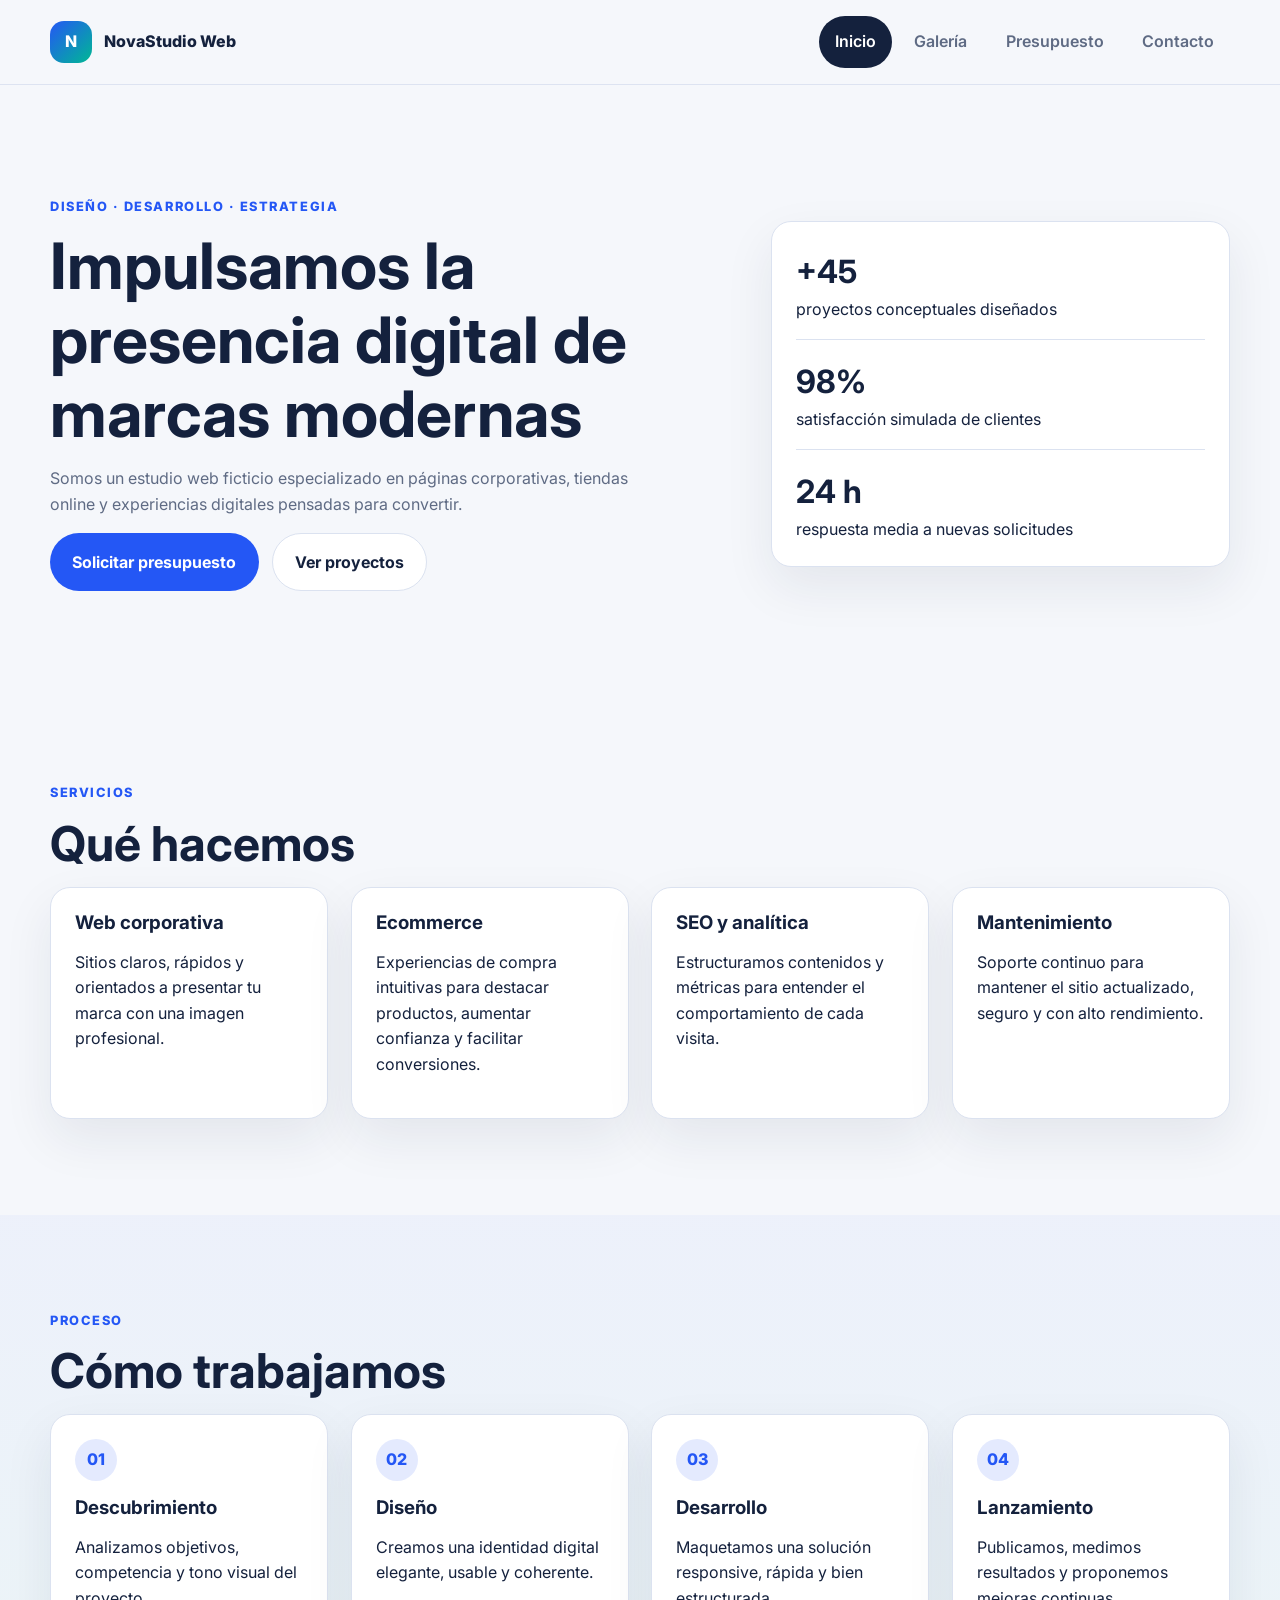
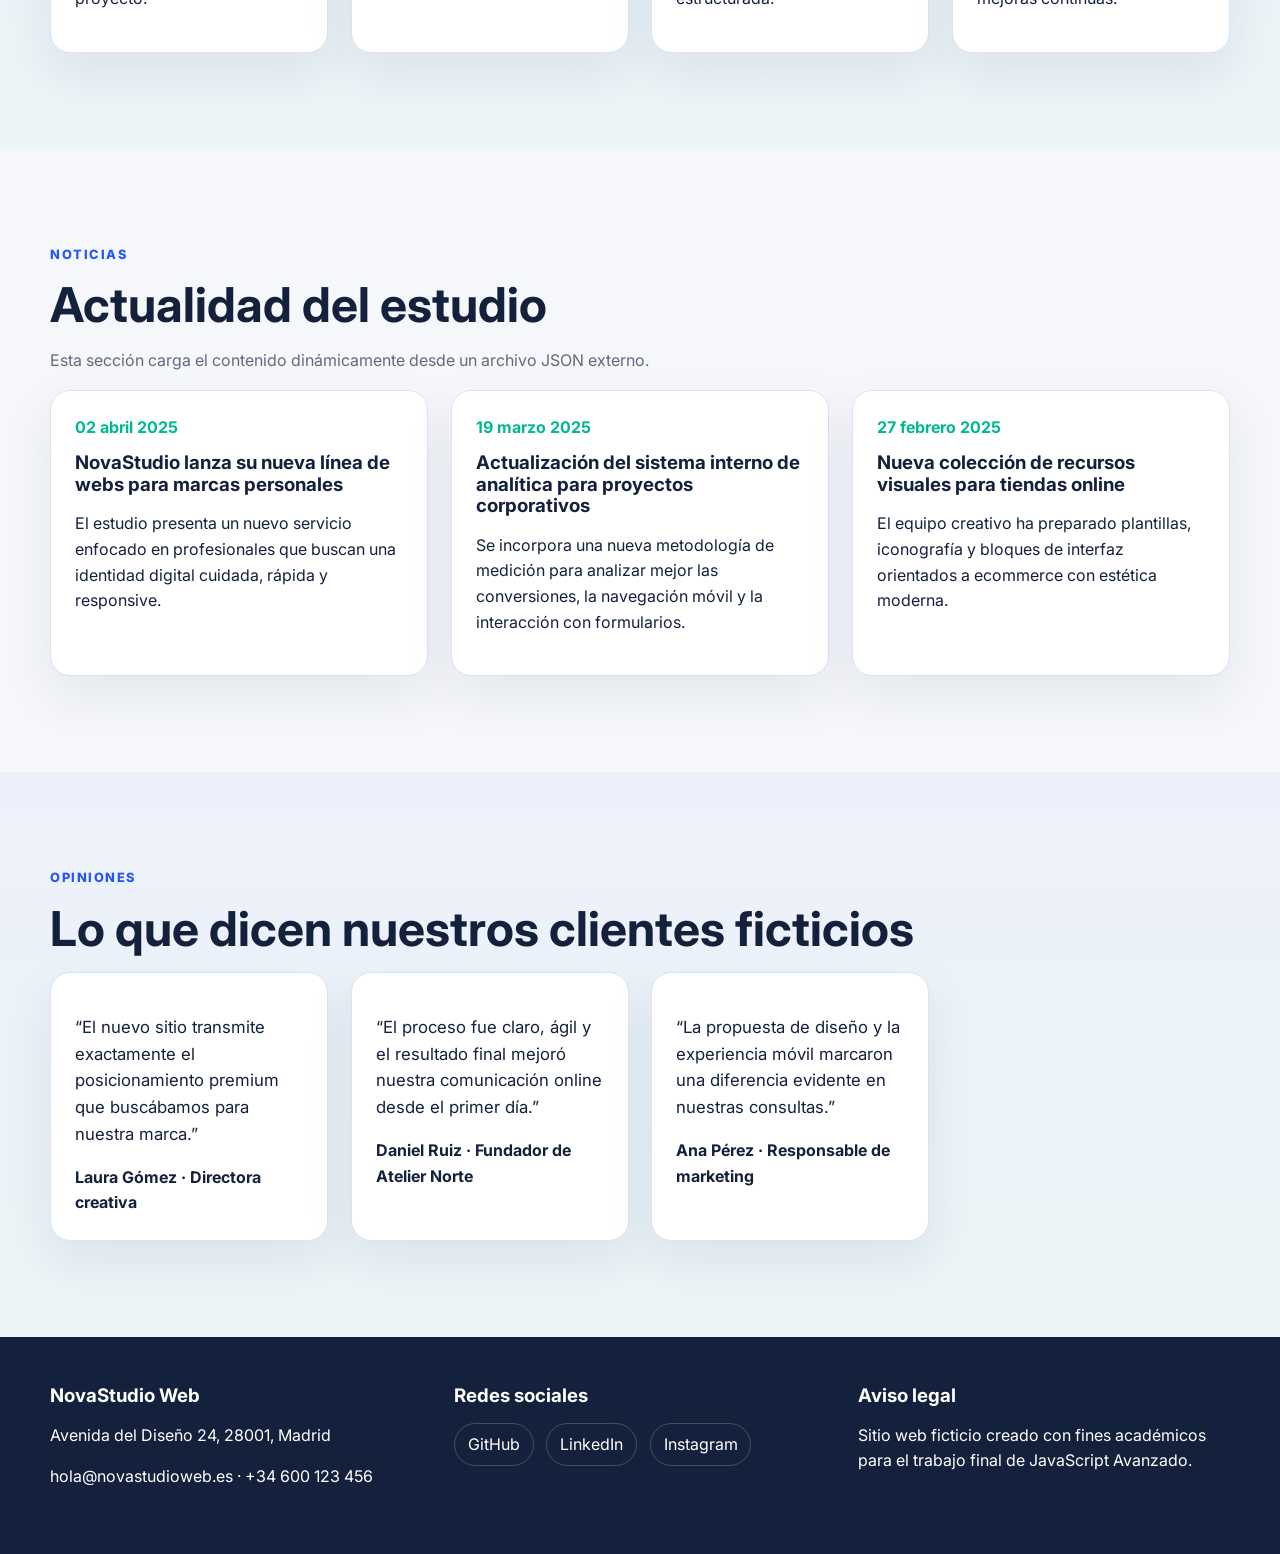
<file: js_project_revision_limpieza/index.html>
<!--
  Página principal del proyecto final.
  Incluye portada, servicios, proceso de trabajo y sección de noticias cargadas desde JSON.
  Archivo formateado para facilitar la corrección del profesor.
-->
<!DOCTYPE html>
<html lang="es">
  <head>
    <meta charset="UTF-8" />
    <meta name="viewport" content="width=device-width, initial-scale=1.0" />
    <meta
      name="description"
      content="NovaStudio Web: estudio ficticio de desarrollo web con diseño moderno, noticias, servicios y proyectos digitales."
    />
    <title>NovaStudio Web | Inicio</title>
    <link rel="preconnect" href="https://fonts.googleapis.com" />
    <link rel="preconnect" href="https://fonts.gstatic.com" crossorigin />
    <link
      href="https://fonts.googleapis.com/css2?family=Inter:wght@400;500;600;700;800&display=swap"
      rel="stylesheet"
    />
    <link rel="stylesheet" href="css/style.css" />
  </head>
  <body data-page="inicio">
        <!-- Cabecera fija con logotipo y menú principal -->
    <header class="site-header">
      <div class="container nav-wrapper">
        <a class="brand" href="index.html" aria-label="Ir a la página de inicio de NovaStudio Web">
          <span class="brand-mark">N</span>
          <span class="brand-text">NovaStudio Web</span>
        </a>

        <button class="nav-toggle" type="button" aria-label="Abrir menú de navegación">
          <span></span>
          <span></span>
          <span></span>
        </button>

        <nav class="main-nav" aria-label="Principal">
          <ul>
            <li><a href="index.html" data-link="inicio">Inicio</a></li>
            <li><a href="galeria.html" data-link="galeria">Galería</a></li>
            <li><a href="presupuesto.html" data-link="presupuesto">Presupuesto</a></li>
            <li><a href="contacto.html" data-link="contacto">Contacto</a></li>
          </ul>
        </nav>
      </div>
    </header>

    <main>
      <section class="hero section">
        <div class="container hero-grid">
          <div>
            <p class="eyebrow">Diseño · Desarrollo · Estrategia</p>
            <h1>Impulsamos la presencia digital de marcas modernas</h1>
            <p class="lead">
              Somos un estudio web ficticio especializado en páginas corporativas,
              tiendas online y experiencias digitales pensadas para convertir.
            </p>
            <div class="hero-actions">
              <a class="btn btn-primary" href="presupuesto.html">Solicitar presupuesto</a>
              <a class="btn btn-secondary" href="galeria.html">Ver proyectos</a>
            </div>
          </div>
          <div class="hero-card">
            <div class="metric">
              <strong>+45</strong>
              <span>proyectos conceptuales diseñados</span>
            </div>
            <div class="metric">
              <strong>98%</strong>
              <span>satisfacción simulada de clientes</span>
            </div>
            <div class="metric">
              <strong>24 h</strong>
              <span>respuesta media a nuevas solicitudes</span>
            </div>
          </div>
        </div>
      </section>

            <!-- Sección de proceso de trabajo -->
      <section class="section">
        <div class="container">
          <div class="section-heading">
            <p class="eyebrow">Servicios</p>
            <h2>Qué hacemos</h2>
          </div>
          <div class="cards-grid">
            <article class="card">
              <h3>Web corporativa</h3>
              <p>
                Sitios claros, rápidos y orientados a presentar tu marca con una
                imagen profesional.
              </p>
            </article>
            <article class="card">
              <h3>Ecommerce</h3>
              <p>
                Experiencias de compra intuitivas para destacar productos, aumentar
                confianza y facilitar conversiones.
              </p>
            </article>
            <article class="card">
              <h3>SEO y analítica</h3>
              <p>
                Estructuramos contenidos y métricas para entender el comportamiento
                de cada visita.
              </p>
            </article>
            <article class="card">
              <h3>Mantenimiento</h3>
              <p>
                Soporte continuo para mantener el sitio actualizado, seguro y con
                alto rendimiento.
              </p>
            </article>
          </div>
        </div>
      </section>

            <!-- Sección de servicios -->
      <section class="section alt-section">
        <div class="container">
          <div class="section-heading">
            <p class="eyebrow">Proceso</p>
            <h2>Cómo trabajamos</h2>
          </div>
          <div class="timeline-grid">
            <article class="timeline-card">
              <span>01</span>
              <h3>Descubrimiento</h3>
              <p>Analizamos objetivos, competencia y tono visual del proyecto.</p>
            </article>
            <article class="timeline-card">
              <span>02</span>
              <h3>Diseño</h3>
              <p>Creamos una identidad digital elegante, usable y coherente.</p>
            </article>
            <article class="timeline-card">
              <span>03</span>
              <h3>Desarrollo</h3>
              <p>Maquetamos una solución responsive, rápida y bien estructurada.</p>
            </article>
            <article class="timeline-card">
              <span>04</span>
              <h3>Lanzamiento</h3>
              <p>Publicamos, medimos resultados y proponemos mejoras continuas.</p>
            </article>
          </div>
        </div>
      </section>

      <section class="section">
        <div class="container">
          <div class="section-heading">
            <p class="eyebrow">Noticias</p>
            <h2>Actualidad del estudio</h2>
            <p class="section-copy">
              Esta sección carga el contenido dinámicamente desde un archivo JSON externo.
            </p>
          </div>
          <div id="news-container" class="news-grid" aria-live="polite">
            <p class="status-message">Cargando noticias...</p>
          </div>
        </div>
      </section>

      <section class="section alt-section">
        <div class="container">
          <div class="section-heading">
            <p class="eyebrow">Opiniones</p>
            <h2>Lo que dicen nuestros clientes ficticios</h2>
          </div>
          <div class="cards-grid">
            <article class="card quote-card">
              <p>
                “El nuevo sitio transmite exactamente el posicionamiento premium que
                buscábamos para nuestra marca.”
              </p>
              <strong>Laura Gómez · Directora creativa</strong>
            </article>
            <article class="card quote-card">
              <p>
                “El proceso fue claro, ágil y el resultado final mejoró nuestra
                comunicación online desde el primer día.”
              </p>
              <strong>Daniel Ruiz · Fundador de Atelier Norte</strong>
            </article>
            <article class="card quote-card">
              <p>
                “La propuesta de diseño y la experiencia móvil marcaron una diferencia
                evidente en nuestras consultas.”
              </p>
              <strong>Ana Pérez · Responsable de marketing</strong>
            </article>
          </div>
        </div>
      </section>
    </main>

        <!-- Pie de página con datos legales y redes -->
    <footer class="site-footer">
      <div class="container footer-grid">
        <div>
          <h3>NovaStudio Web</h3>
          <p>Avenida del Diseño 24, 28001, Madrid</p>
          <p>hola@novastudioweb.es · +34 600 123 456</p>
        </div>
        <div>
          <h3>Redes sociales</h3>
          <div class="social-links" aria-label="Redes sociales">
            <a href="https://github.com" target="_blank" rel="noopener noreferrer">GitHub</a>
            <a href="https://linkedin.com" target="_blank" rel="noopener noreferrer">LinkedIn</a>
            <a href="https://instagram.com" target="_blank" rel="noopener noreferrer">Instagram</a>
          </div>
        </div>
        <div>
          <h3>Aviso legal</h3>
          <p>
            Sitio web ficticio creado con fines académicos para el trabajo final de
            JavaScript Avanzado.
          </p>
        </div>
      </div>
    </footer>

    <script src="js/main.js"></script>
    <script src="js/news.js"></script>
  </body>
</html>
</file>
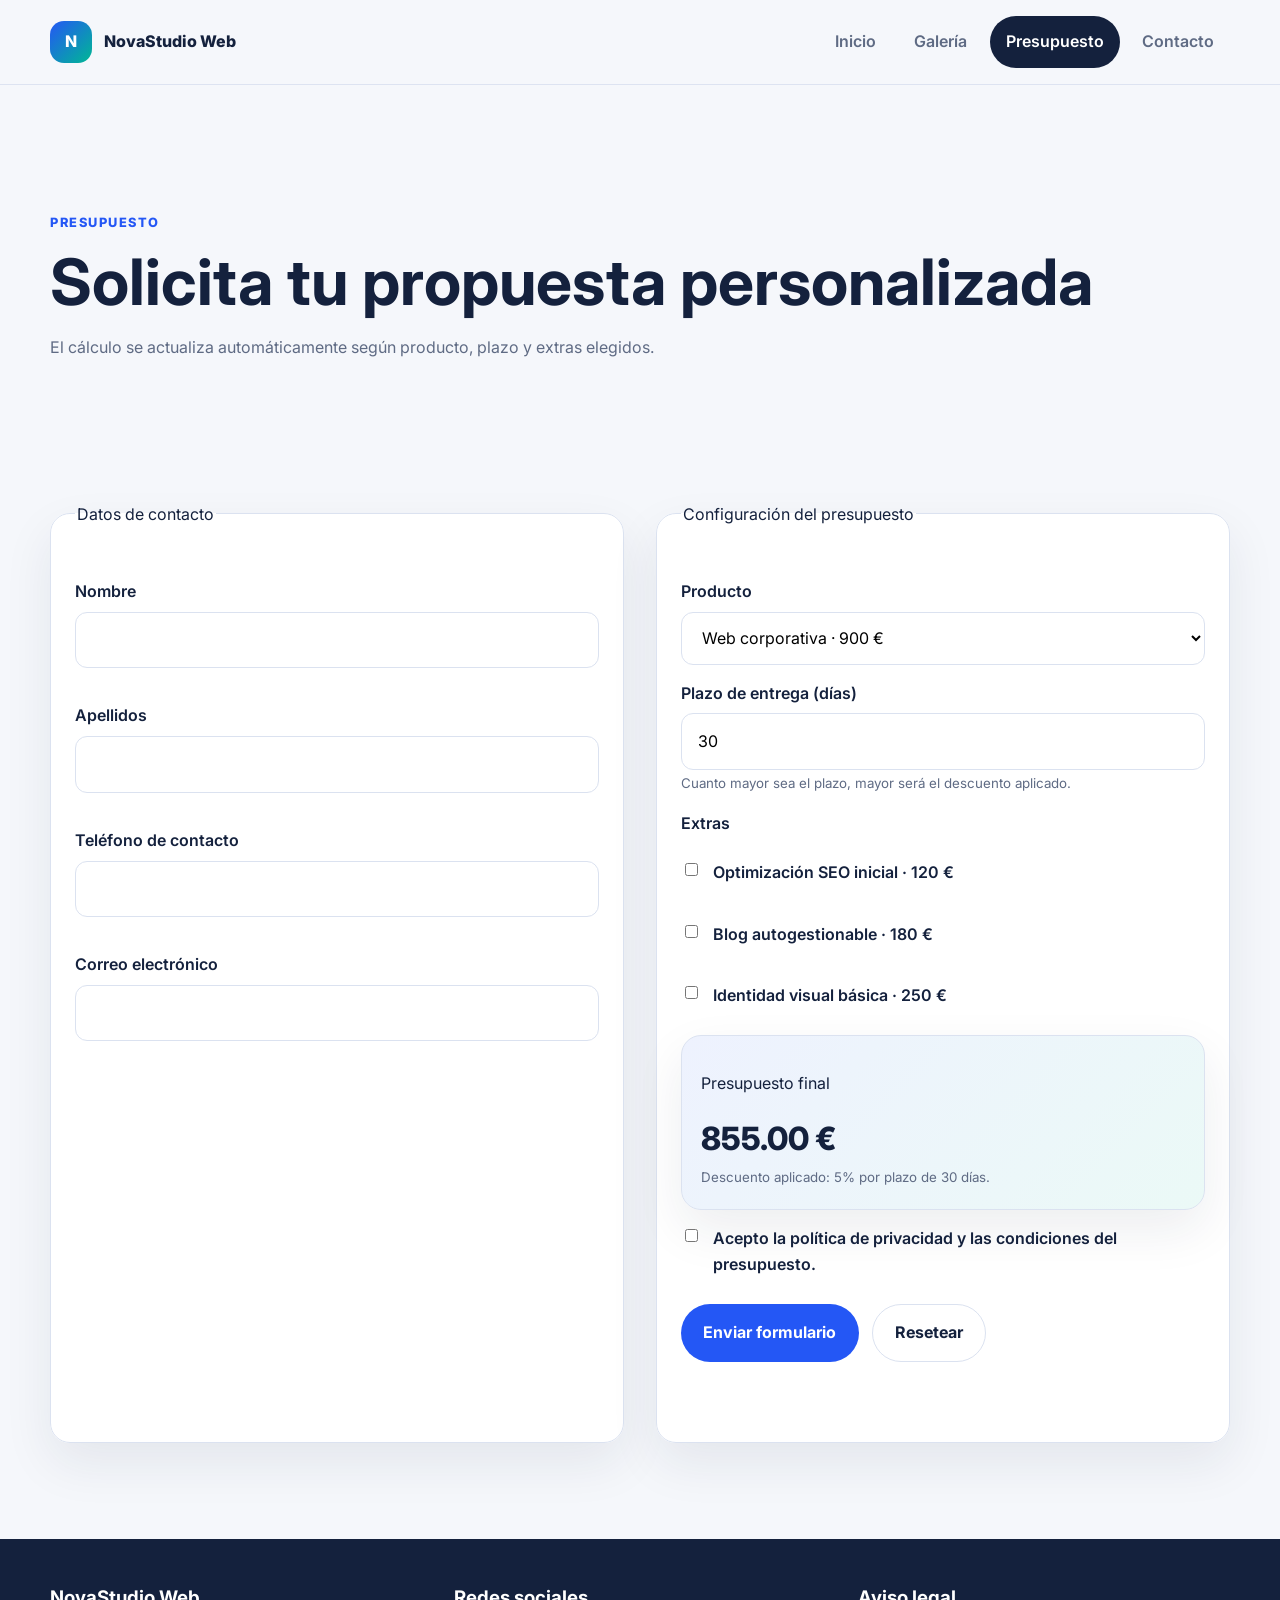
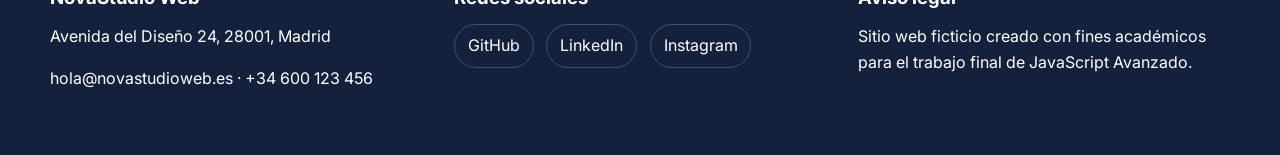
<file: js_project_revision_limpieza/presupuesto.html>
<!--
  Página de presupuesto.
  Incluye formulario dividido en datos de contacto y configuración del presupuesto.
-->
<!DOCTYPE html>
<html lang="es">
  <head>
    <meta charset="UTF-8" />
    <meta name="viewport" content="width=device-width, initial-scale=1.0" />
    <meta
      name="description"
      content="Formulario de presupuesto de NovaStudio Web con validación y cálculo automático."
    />
    <title>NovaStudio Web | Presupuesto</title>
    <link rel="preconnect" href="https://fonts.googleapis.com" />
    <link rel="preconnect" href="https://fonts.gstatic.com" crossorigin />
    <link
      href="https://fonts.googleapis.com/css2?family=Inter:wght@400;500;600;700;800&display=swap"
      rel="stylesheet"
    />
    <link rel="stylesheet" href="css/style.css" />
  </head>
  <body data-page="presupuesto">
        <!-- Cabecera fija con logotipo y menú principal -->
    <header class="site-header">
      <div class="container nav-wrapper">
        <a class="brand" href="index.html" aria-label="Ir a la página de inicio de NovaStudio Web">
          <span class="brand-mark">N</span>
          <span class="brand-text">NovaStudio Web</span>
        </a>

        <button class="nav-toggle" type="button" aria-label="Abrir menú de navegación">
          <span></span>
          <span></span>
          <span></span>
        </button>

        <nav class="main-nav" aria-label="Principal">
          <ul>
            <li><a href="index.html" data-link="inicio">Inicio</a></li>
            <li><a href="galeria.html" data-link="galeria">Galería</a></li>
            <li><a href="presupuesto.html" data-link="presupuesto">Presupuesto</a></li>
            <li><a href="contacto.html" data-link="contacto">Contacto</a></li>
          </ul>
        </nav>
      </div>
    </header>

    <main>
            <!-- Introducción de la página -->
      <section class="section page-intro">
        <div class="container">
          <p class="eyebrow">Presupuesto</p>
          <h1>Solicita tu propuesta personalizada</h1>
          <p class="section-copy">
            El cálculo se actualiza automáticamente según producto, plazo y extras elegidos.
          </p>
        </div>
      </section>

            <!-- Formulario de presupuesto -->
      <section class="section">
        <div class="container">
          <form id="budget-form" class="budget-form" novalidate>
            <div class="form-layout">
                            <!-- Bloque 1: datos de contacto -->
              <fieldset class="form-card">
                <legend>Datos de contacto</legend>

                <label for="nombre">Nombre</label>
                <input id="nombre" name="nombre" type="text" maxlength="15" required />
                <small class="error-message" id="error-nombre"></small>

                <label for="apellidos">Apellidos</label>
                <input id="apellidos" name="apellidos" type="text" maxlength="40" required />
                <small class="error-message" id="error-apellidos"></small>

                <label for="telefono">Teléfono de contacto</label>
                <input id="telefono" name="telefono" type="tel" maxlength="9" required />
                <small class="error-message" id="error-telefono"></small>

                <label for="email">Correo electrónico</label>
                <input id="email" name="email" type="email" required />
                <small class="error-message" id="error-email"></small>
              </fieldset>

                            <!-- Bloque 2: selección del presupuesto -->
              <fieldset class="form-card">
                <legend>Configuración del presupuesto</legend>

                <label for="producto">Producto</label>
                <select id="producto" name="producto">
                  <option value="900">Web corporativa · 900 €</option>
                  <option value="1400">Tienda online · 1.400 €</option>
                  <option value="2200">Plataforma premium · 2.200 €</option>
                </select>

                <label for="plazo">Plazo de entrega (días)</label>
                <input id="plazo" name="plazo" type="number" min="7" max="120" value="30" required />
                <small class="help-text">
                  Cuanto mayor sea el plazo, mayor será el descuento aplicado.
                </small>

                <span class="label-block">Extras</span>
                <div class="extras-grid">
                  <label class="check-option">
                    <input type="checkbox" name="extra" value="120" />
                    Optimización SEO inicial · 120 €
                  </label>
                  <label class="check-option">
                    <input type="checkbox" name="extra" value="180" />
                    Blog autogestionable · 180 €
                  </label>
                  <label class="check-option">
                    <input type="checkbox" name="extra" value="250" />
                    Identidad visual básica · 250 €
                  </label>
                </div>

                <div class="total-box">
                  <p>Presupuesto final</p>
                  <output id="presupuesto-final" for="producto plazo">900 €</output>
                  <small id="discount-info">Sin descuento aplicado.</small>
                </div>

                <label class="check-option conditions">
                  <input id="condiciones" name="condiciones" type="checkbox" required />
                  Acepto la política de privacidad y las condiciones del presupuesto.
                </label>
                <small class="error-message" id="error-condiciones"></small>

                <div class="form-actions">
                  <button class="btn btn-primary" type="submit">Enviar formulario</button>
                  <button class="btn btn-secondary" type="reset">Resetear</button>
                </div>

                <p id="form-success" class="success-message" aria-live="polite"></p>
              </fieldset>
            </div>
          </form>
        </div>
      </section>
    </main>

        <!-- Pie de página con datos legales y redes -->
    <footer class="site-footer">
      <div class="container footer-grid">
        <div>
          <h3>NovaStudio Web</h3>
          <p>Avenida del Diseño 24, 28001, Madrid</p>
          <p>hola@novastudioweb.es · +34 600 123 456</p>
        </div>
        <div>
          <h3>Redes sociales</h3>
          <div class="social-links" aria-label="Redes sociales">
            <a href="https://github.com" target="_blank" rel="noopener noreferrer">GitHub</a>
            <a href="https://linkedin.com" target="_blank" rel="noopener noreferrer">LinkedIn</a>
            <a href="https://instagram.com" target="_blank" rel="noopener noreferrer">Instagram</a>
          </div>
        </div>
        <div>
          <h3>Aviso legal</h3>
          <p>
            Sitio web ficticio creado con fines académicos para el trabajo final de
            JavaScript Avanzado.
          </p>
        </div>
      </div>
    </footer>

    <script src="js/main.js"></script>
    <script src="js/budget.js"></script>
  </body>
</html>
</file>
<file: js_project_revision_limpieza/css/style.css>
/*
  Hoja de estilos principal del proyecto final.
  Se mantiene una estética limpia, moderna y responsive,
  con navegación fija, tarjetas y formularios accesibles.
*/

:root {
  --bg: #f5f7fb;
  --surface: #ffffff;
  --surface-alt: #eef2ff;
  --text: #14213d;
  --muted: #5f6b84;
  --primary: #2457f5;
  --primary-dark: #163ec0;
  --accent: #00b894;
  --border: #dbe2f0;
  --shadow: 0 20px 50px rgba(20, 33, 61, 0.08);
  --radius: 20px;
  --radius-sm: 12px;
  --container: 1180px;
}

* {
  box-sizing: border-box;
}

html {
  scroll-behavior: smooth;
}

body {
  margin: 0;
  font-family: "Inter", Arial, sans-serif;
  color: var(--text);
  background: var(--bg);
  line-height: 1.6;
}

img {
  display: block;
  max-width: 100%;
}

a {
  color: inherit;
  text-decoration: none;
}

button,
input,
select,
textarea {
  font: inherit;
}

.container {
  width: min(calc(100% - 2rem), var(--container));
  margin: 0 auto;
}

.section {
  padding: 6rem 0;
}

.alt-section {
  background: linear-gradient(180deg, rgba(36, 87, 245, 0.04), rgba(0, 184, 148, 0.04));
}

.page-intro {
  padding-top: 8rem;
  padding-bottom: 2rem;
}

.site-header {
  position: sticky;
  top: 0;
  z-index: 999;
  background: rgba(245, 247, 251, 0.92);
  backdrop-filter: blur(18px);
  border-bottom: 1px solid rgba(219, 226, 240, 0.9);
}

.nav-wrapper {
  display: flex;
  align-items: center;
  justify-content: space-between;
  min-height: 84px;
  gap: 1rem;
}

.brand {
  display: inline-flex;
  align-items: center;
  gap: 0.75rem;
  font-weight: 800;
}

.brand-mark {
  display: inline-grid;
  place-items: center;
  width: 42px;
  height: 42px;
  border-radius: 14px;
  background: linear-gradient(135deg, var(--primary), var(--accent));
  color: #fff;
}

.main-nav ul {
  display: flex;
  align-items: center;
  gap: 0.4rem;
  list-style: none;
  margin: 0;
  padding: 0;
}

.main-nav a {
  display: inline-block;
  padding: 0.8rem 1rem;
  border-radius: 999px;
  color: var(--muted);
  font-weight: 600;
  transition: 0.25s ease;
}

.main-nav a:hover,
.main-nav a.active {
  background: var(--text);
  color: #fff;
}

.nav-toggle {
  display: none;
  flex-direction: column;
  gap: 0.3rem;
  border: 0;
  background: transparent;
  cursor: pointer;
}

.nav-toggle span {
  display: block;
  width: 28px;
  height: 3px;
  border-radius: 999px;
  background: var(--text);
}

.hero {
  padding-top: 7rem;
}

.hero-grid,
.contact-grid,
.footer-grid,
.form-layout {
  display: grid;
  gap: 2rem;
}

.hero-grid {
  grid-template-columns: 1.2fr 0.8fr;
  align-items: center;
}

.eyebrow {
  margin: 0 0 0.75rem;
  color: var(--primary);
  text-transform: uppercase;
  letter-spacing: 0.12em;
  font-size: 0.8rem;
  font-weight: 800;
}

h1,
h2,
h3,
legend {
  line-height: 1.15;
  margin: 0 0 1rem;
}

h1 {
  font-size: clamp(2.5rem, 5vw, 4.5rem);
}

h2 {
  font-size: clamp(2rem, 4vw, 3rem);
}

.lead,
.section-copy {
  max-width: 62ch;
  color: var(--muted);
}

.hero-card,
.card,
.timeline-card,
.form-card,
.contact-card,
.map-card,
.news-item,
.total-box {
  background: var(--surface);
  border: 1px solid var(--border);
  border-radius: var(--radius);
  box-shadow: var(--shadow);
}

.hero-card {
  padding: 1.5rem;
}

.metric + .metric {
  margin-top: 1rem;
  padding-top: 1rem;
  border-top: 1px solid var(--border);
}

.metric strong {
  display: block;
  font-size: 2rem;
}

.hero-actions,
.form-actions,
.social-links,
.gallery-filters {
  display: flex;
  flex-wrap: wrap;
  gap: 0.8rem;
}

.btn,
.filter-btn {
  display: inline-flex;
  align-items: center;
  justify-content: center;
  border: 0;
  border-radius: 999px;
  padding: 0.95rem 1.4rem;
  font-weight: 700;
  cursor: pointer;
  transition: transform 0.25s ease, background 0.25s ease, color 0.25s ease;
}

.btn:hover,
.filter-btn:hover {
  transform: translateY(-1px);
}

.btn-primary,
.filter-btn.active {
  background: var(--primary);
  color: #fff;
}

.btn-primary:hover,
.filter-btn.active:hover {
  background: var(--primary-dark);
}

.btn-secondary,
.filter-btn {
  background: #fff;
  color: var(--text);
  border: 1px solid var(--border);
}

.cards-grid,
.timeline-grid,
.news-grid,
.gallery-grid {
  display: grid;
  gap: 1.4rem;
}

.cards-grid {
  grid-template-columns: repeat(4, minmax(0, 1fr));
}

.card,
.news-item,
.timeline-card,
.contact-card,
.map-card,
.form-card {
  padding: 1.5rem;
}

.quote-card p {
  font-size: 1.05rem;
}

.timeline-grid {
  grid-template-columns: repeat(4, minmax(0, 1fr));
}

.timeline-card span {
  display: inline-flex;
  width: 42px;
  height: 42px;
  align-items: center;
  justify-content: center;
  border-radius: 50%;
  background: rgba(36, 87, 245, 0.12);
  color: var(--primary);
  font-weight: 800;
  margin-bottom: 1rem;
}

.news-grid {
  grid-template-columns: repeat(3, minmax(0, 1fr));
}

.news-item time {
  display: inline-block;
  margin-bottom: 0.75rem;
  color: var(--accent);
  font-weight: 700;
}

.status-message,
.help-text,
.error-message,
#discount-info {
  color: var(--muted);
}

.error-message {
  display: block;
  min-height: 1.2rem;
  color: #d63031;
}

.success-message {
  min-height: 1.5rem;
  color: #0a8d6c;
  font-weight: 700;
}

.gallery-grid {
  grid-template-columns: repeat(3, minmax(0, 1fr));
}

.gallery-item {
  overflow: hidden;
  border-radius: var(--radius);
  background: var(--surface);
  border: 1px solid var(--border);
  box-shadow: var(--shadow);
}

.gallery-item button {
  width: 100%;
  padding: 0;
  border: 0;
  background: transparent;
  cursor: pointer;
}

.gallery-item img {
  aspect-ratio: 4 / 3;
  object-fit: cover;
}

.gallery-content {
  padding: 1rem 1.2rem 1.4rem;
}

.lightbox {
  position: fixed;
  inset: 0;
  display: none;
  place-items: center;
  padding: 2rem;
  background: rgba(10, 15, 30, 0.85);
  z-index: 1000;
}

.lightbox.is-open {
  display: grid;
}

.lightbox img {
  width: min(900px, 100%);
  max-height: 70vh;
  object-fit: contain;
  border-radius: var(--radius);
}

.lightbox-caption {
  max-width: 900px;
  width: 100%;
  color: #fff;
  margin-top: 1rem;
}

.lightbox-close {
  position: absolute;
  top: 1rem;
  right: 1rem;
  width: 48px;
  height: 48px;
  border: 0;
  border-radius: 50%;
  background: #fff;
  font-size: 2rem;
  cursor: pointer;
}

.form-layout {
  grid-template-columns: repeat(2, minmax(0, 1fr));
}

fieldset {
  margin: 0;
  min-width: 0;
}

.form-card label,
.label-block {
  display: block;
  margin-top: 1rem;
  margin-bottom: 0.45rem;
  font-weight: 600;
}

input,
select {
  width: 100%;
  padding: 0.9rem 1rem;
  border-radius: var(--radius-sm);
  border: 1px solid var(--border);
  background: #fff;
}

input:focus,
select:focus {
  outline: 2px solid rgba(36, 87, 245, 0.15);
  border-color: var(--primary);
}

.extras-grid {
  display: grid;
  gap: 0.8rem;
  margin-top: 0.4rem;
}

.check-option {
  display: flex !important;
  align-items: flex-start;
  gap: 0.75rem;
  color: var(--text);
}

.check-option input {
  width: auto;
  margin-top: 0.2rem;
}

.total-box {
  margin-top: 1.2rem;
  padding: 1.2rem;
  background: linear-gradient(135deg, rgba(36, 87, 245, 0.08), rgba(0, 184, 148, 0.08));
}

.total-box output {
  display: block;
  font-size: 2rem;
  font-weight: 800;
}

.contact-grid {
  grid-template-columns: 0.9fr 1.1fr;
  align-items: start;
}

.contact-list {
  list-style: none;
  padding: 0;
  margin: 0 0 1.5rem;
}

.contact-list li + li {
  margin-top: 0.6rem;
}

#map {
  width: 100%;
  min-height: 500px;
  border-radius: var(--radius);
}

.site-footer {
  background: var(--text);
  color: #fff;
  padding: 3rem 0;
}

.footer-grid {
  grid-template-columns: repeat(3, minmax(0, 1fr));
}

.social-links a {
  padding: 0.5rem 0.8rem;
  border: 1px solid rgba(255, 255, 255, 0.2);
  border-radius: 999px;
}

.hidden {
  display: none !important;
}

@media (max-width: 1024px) {
  .cards-grid,
  .timeline-grid,
  .news-grid,
  .gallery-grid,
  .footer-grid,
  .form-layout,
  .contact-grid,
  .hero-grid {
    grid-template-columns: repeat(2, minmax(0, 1fr));
  }
}

@media (max-width: 768px) {
  .section {
    padding: 4rem 0;
  }

  .nav-toggle {
    display: flex;
  }

  .main-nav {
    position: absolute;
    top: 84px;
    left: 0;
    right: 0;
    padding: 1rem;
    background: rgba(245, 247, 251, 0.98);
    border-bottom: 1px solid var(--border);
    display: none;
  }

  .main-nav.is-open {
    display: block;
  }

  .main-nav ul {
    flex-direction: column;
    align-items: stretch;
  }

  .main-nav a {
    width: 100%;
  }

  .cards-grid,
  .timeline-grid,
  .news-grid,
  .gallery-grid,
  .footer-grid,
  .form-layout,
  .contact-grid,
  .hero-grid {
    grid-template-columns: 1fr;
  }

  h1 {
    font-size: 2.6rem;
  }

  #map {
    min-height: 380px;
  }
}
</file>
